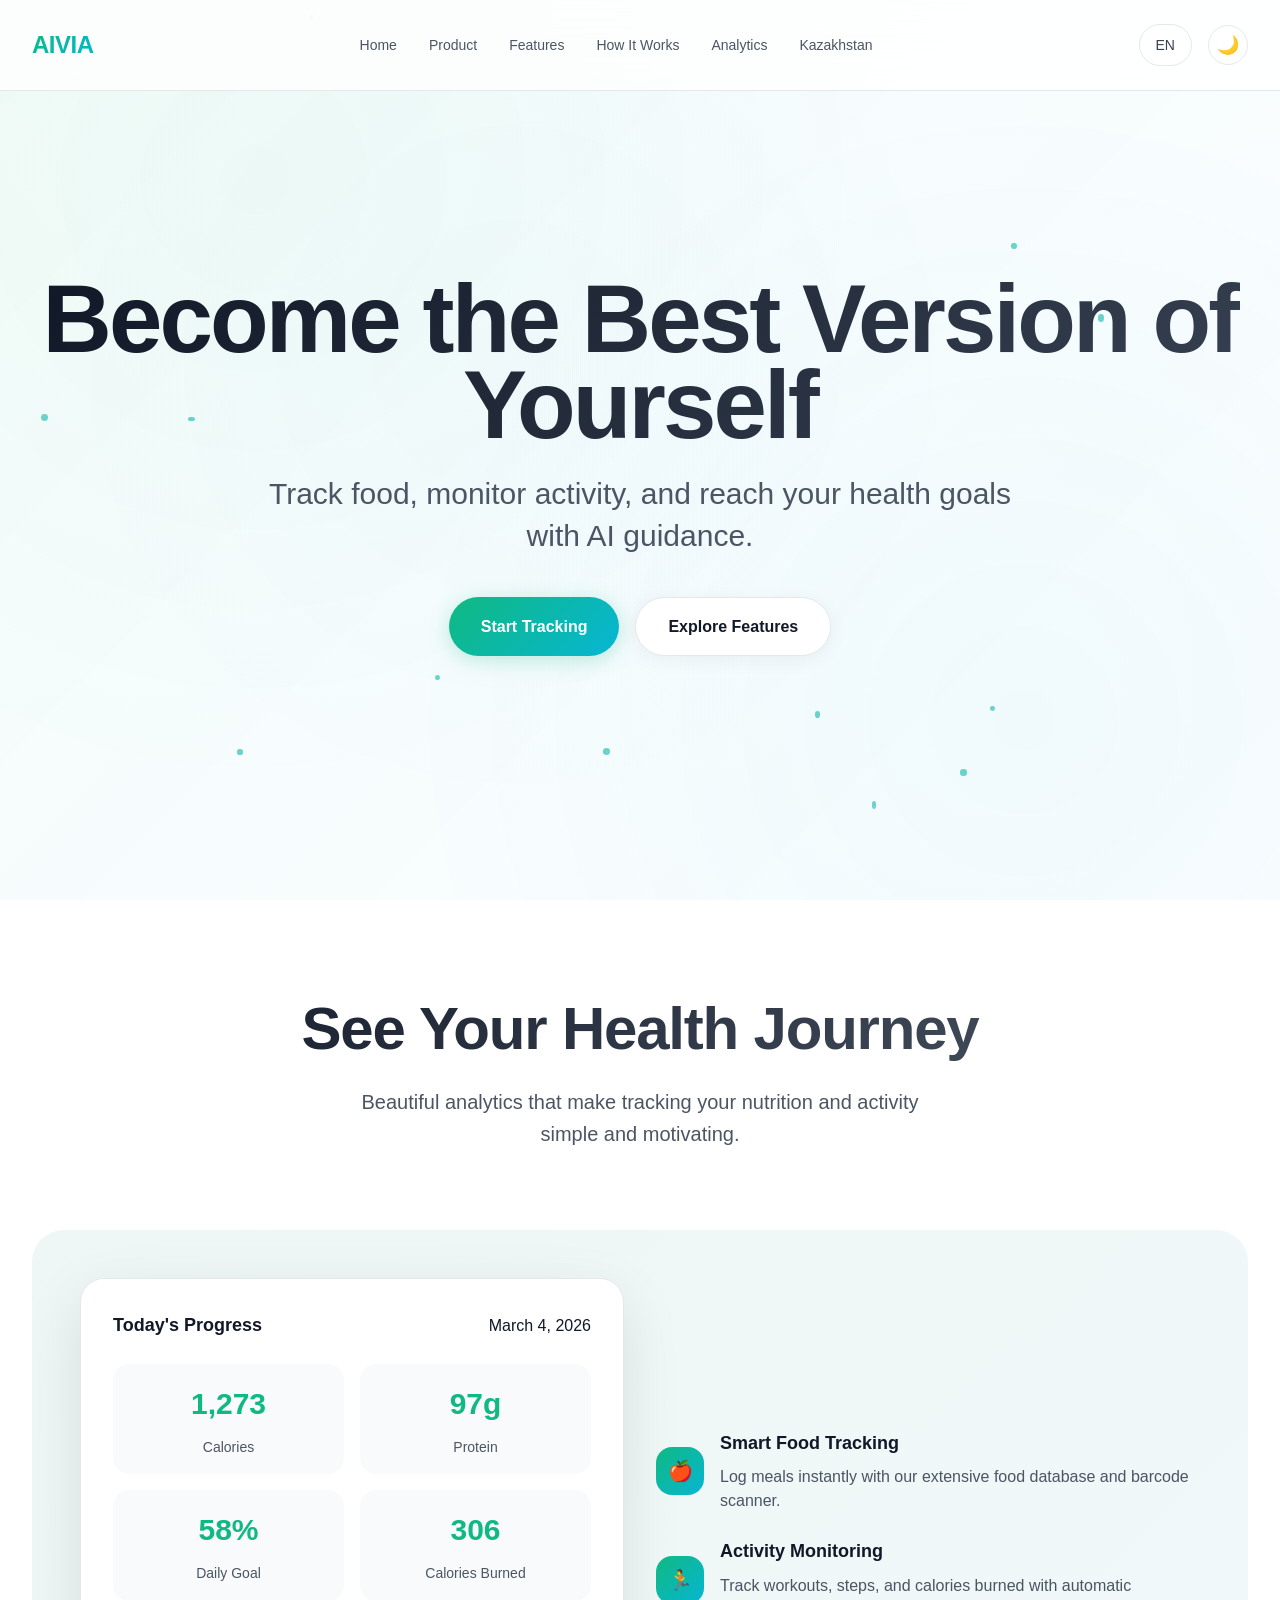
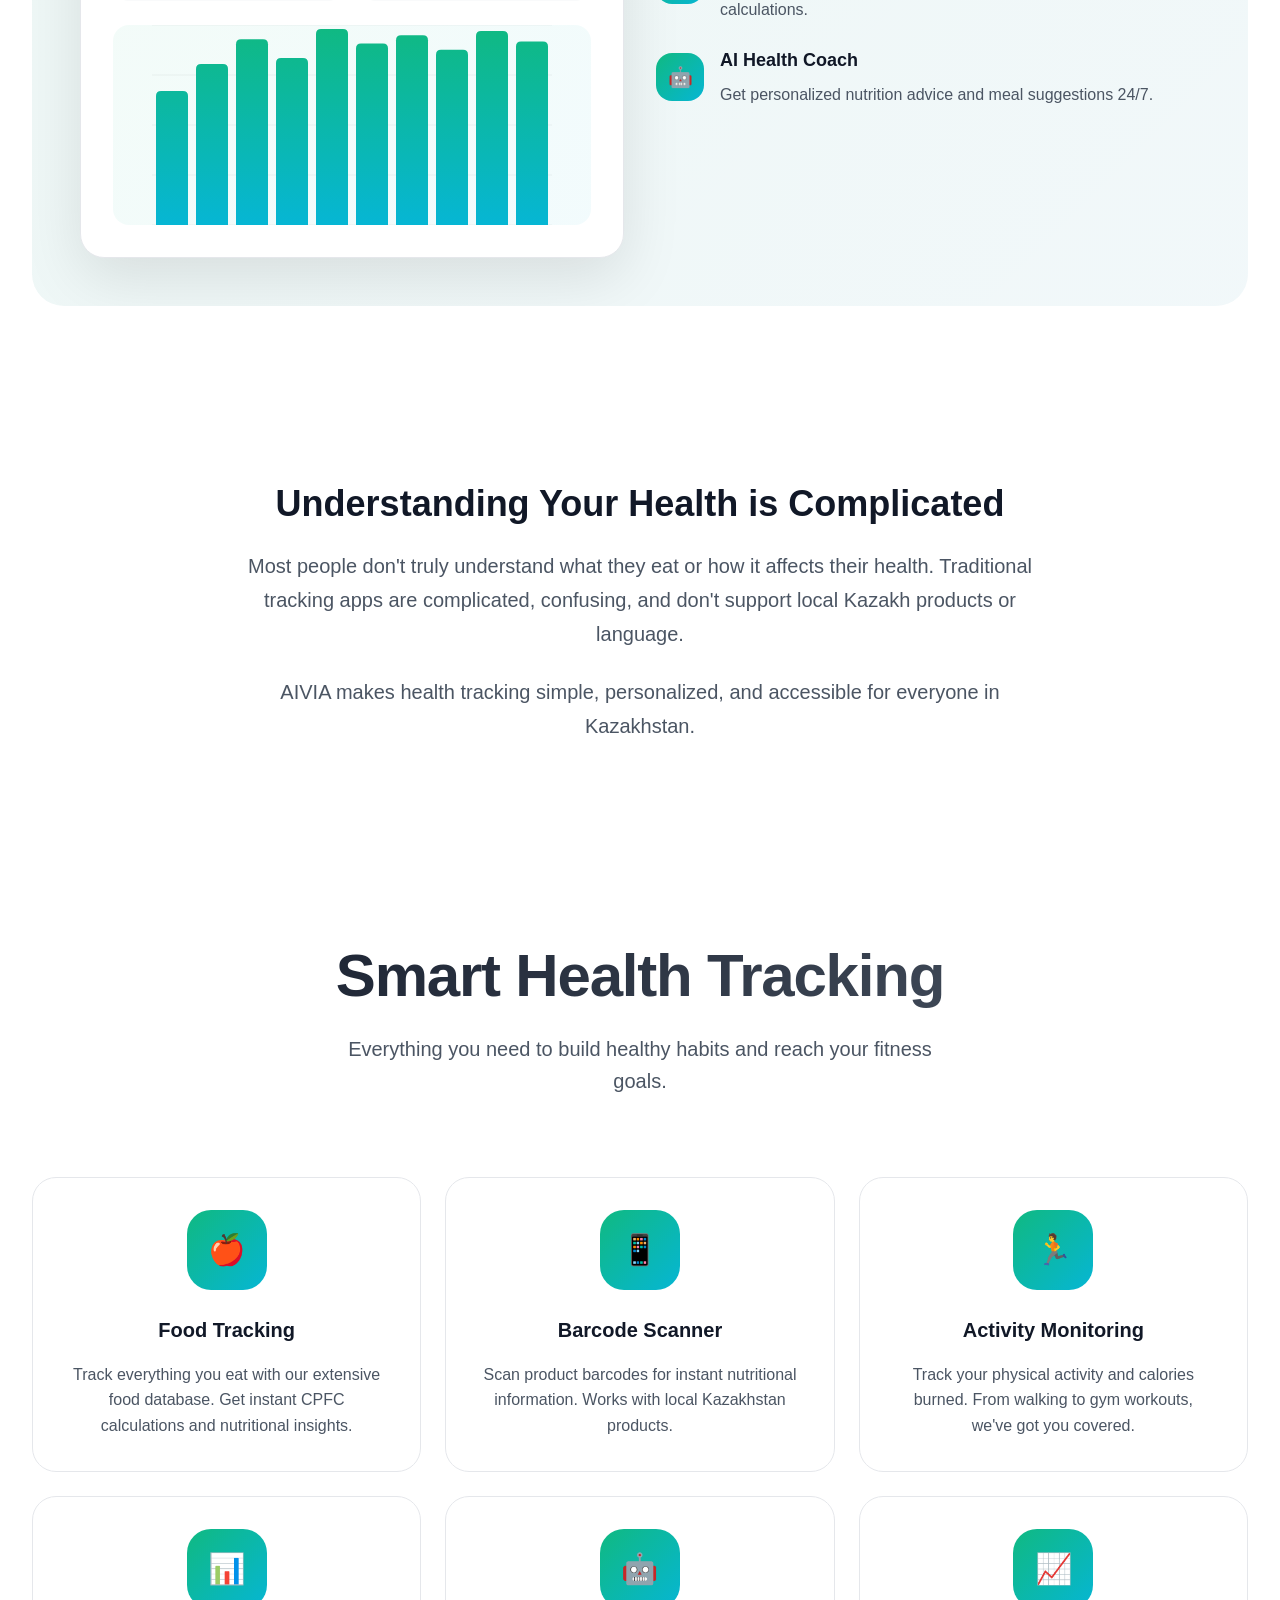
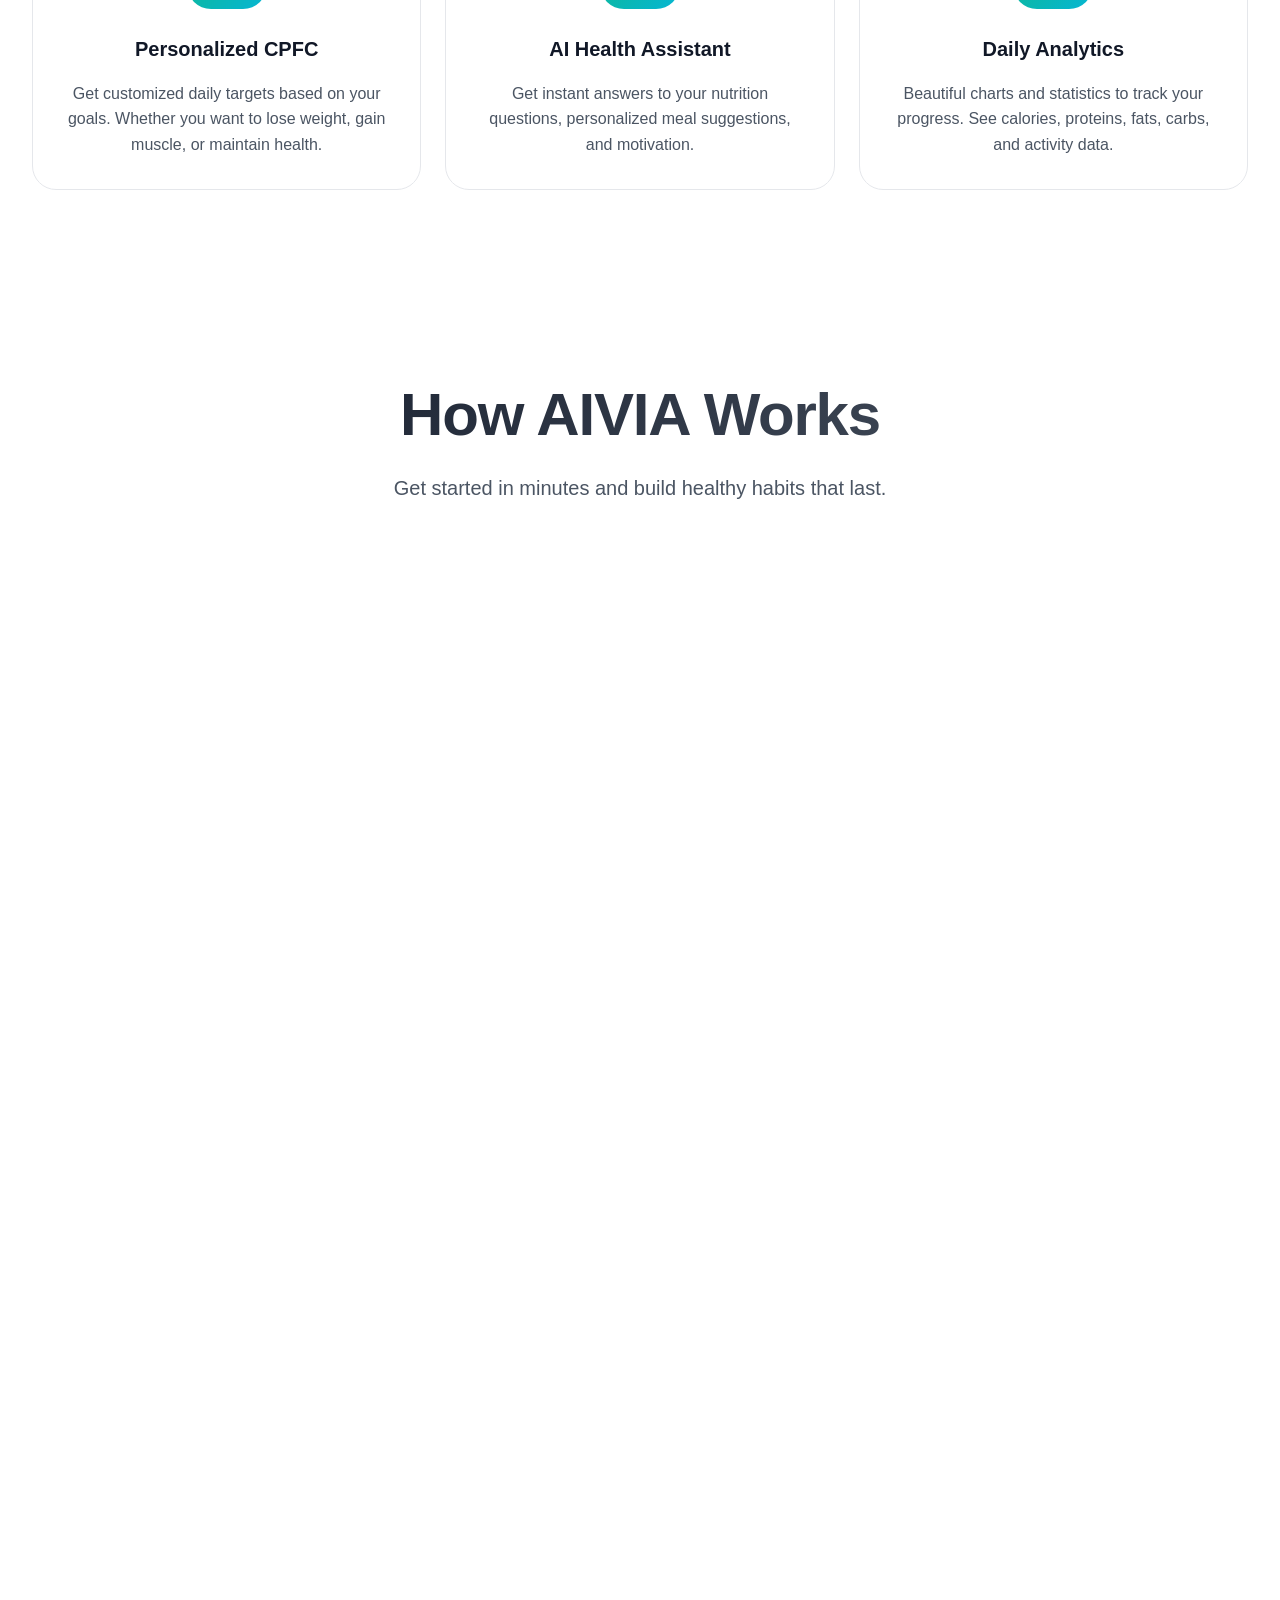
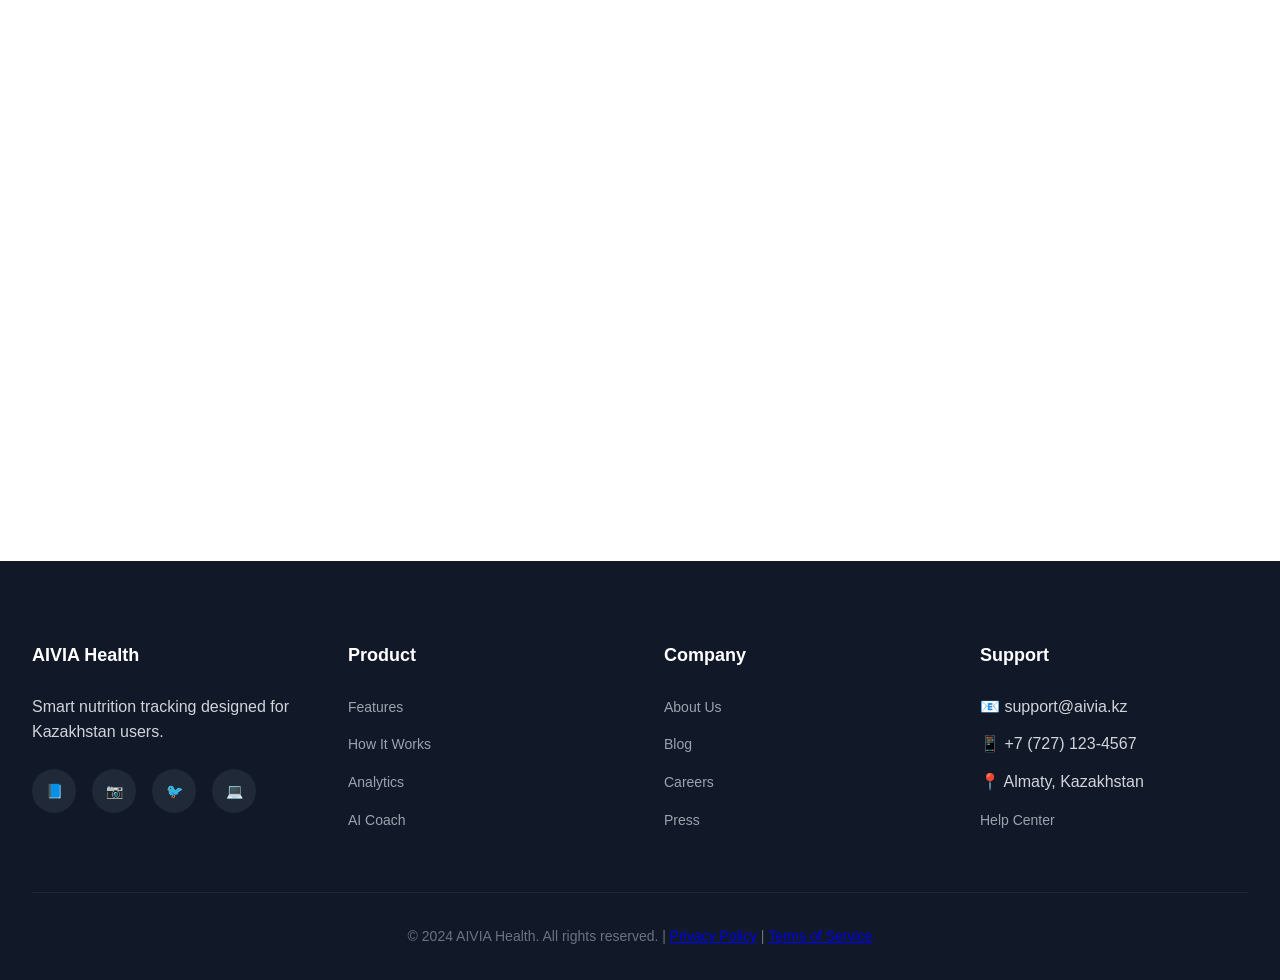
<file: index.html>
<!DOCTYPE html>
<html lang="en">
<head>
    <meta charset="UTF-8">
    <meta name="viewport" content="width=device-width, initial-scale=1.0">
    <title>AIVIA - Become the Best Version of Yourself | Health & Nutrition Tracking</title>
    <meta name="description" content="Track food, monitor activity, and reach your health goals with AI guidance. Personalized CPFC system designed for Kazakhstan users.">
    <meta name="keywords" content="health tracking, nutrition, food diary, activity monitor, AI health assistant, Kazakhstan, CPFC">
    <link rel="stylesheet" href="styles-premium.css">
    <link rel="preconnect" href="https://fonts.googleapis.com">
    <link rel="preconnect" href="https://fonts.gstatic.com" crossorigin>
</head>
<body>
    <!-- Navigation -->
    <nav>
        <div class="nav-container">
            <div class="logo">AIVIA</div>
            <div class="nav-menu">
                <a href="#home" class="nav-link">Home</a>
                <a href="#product" class="nav-link">Product</a>
                <a href="#features" class="nav-link">Features</a>
                <a href="#how-it-works" class="nav-link">How It Works</a>
                <a href="#analytics" class="nav-link">Analytics</a>
                <a href="#kazakh" class="nav-link">Kazakhstan</a>
            </div>
            <div class="nav-controls">
                <button class="lang-toggle" id="langToggle">EN</button>
                <button class="theme-toggle" id="themeToggle">🌙</button>
            </div>
        </div>
    </nav>

    <!-- Hero Section -->
    <section id="home" class="hero">
        <div class="hero-particles"></div>
        <div class="hero-content">
            <h1 data-translate="heroTitle">Become the Best Version of Yourself</h1>
            <p class="subtitle" data-translate="heroSubtitle">Track food, monitor activity, and reach your health goals with AI guidance.</p>
            <div class="hero-buttons">
                <a href="#how-it-works" class="cta-button" data-translate="startTracking">Start Tracking</a>
                <a href="#product" class="cta-button secondary" data-translate="exploreFeatures">Explore Features</a>
            </div>
        </div>
    </section>

    <!-- Product Preview Section -->
    <section id="product">
        <div class="section-header scroll-reveal">
            <h2 class="section-title">See Your Health Journey</h2>
            <p class="section-subtitle">Beautiful analytics that make tracking your nutrition and activity simple and motivating.</p>
        </div>
        <div class="product-preview scroll-reveal">
            <div class="dashboard-mockup">
                <div class="dashboard-preview">
                    <div class="dashboard-header">
                        <h3 class="dashboard-title">Today's Progress</h3>
                        <span class="dashboard-date">March 4, 2026</span>
                    </div>
                    <div class="dashboard-stats">
                        <div class="stat-card">
                            <div class="stat-value">1,850</div>
                            <div class="stat-label">Calories</div>
                        </div>
                        <div class="stat-card">
                            <div class="stat-value">142g</div>
                            <div class="stat-label">Protein</div>
                        </div>
                        <div class="stat-card">
                            <div class="stat-value">85%</div>
                            <div class="stat-label">Daily Goal</div>
                        </div>
                        <div class="stat-card">
                            <div class="stat-value">450</div>
                            <div class="stat-label">Calories Burned</div>
                        </div>
                    </div>
                    <div class="chart-container">
                        <p>📊 Weekly Progress Chart</p>
                    </div>
                </div>
                <div class="feature-showcase">
                    <div class="feature-highlight">
                        <div class="feature-icon">🍎️</div>
                        <div class="feature-content">
                            <h3>Smart Food Tracking</h3>
                            <p>Log meals instantly with our extensive food database and barcode scanner.</p>
                        </div>
                    </div>
                    <div class="feature-highlight">
                        <div class="feature-icon">🏃</div>
                        <div class="feature-content">
                            <h3>Activity Monitoring</h3>
                            <p>Track workouts, steps, and calories burned with automatic calculations.</p>
                        </div>
                    </div>
                    <div class="feature-highlight">
                        <div class="feature-icon">🤖</div>
                        <div class="feature-content">
                            <h3>AI Health Coach</h3>
                            <p>Get personalized nutrition advice and meal suggestions 24/7.</p>
                        </div>
                    </div>
                </div>
            </div>
        </div>
    </section>

    <!-- Problem Section -->
    <section id="problem" class="problem-section">
        <div class="problem-content scroll-reveal">
            <h3>Understanding Your Health is Complicated</h3>
            <p>Most people don't truly understand what they eat or how it affects their health. Traditional tracking apps are complicated, confusing, and don't support local Kazakh products or language.</p>
            <p>AIVIA makes health tracking simple, personalized, and accessible for everyone in Kazakhstan.</p>
        </div>
    </section>

    <!-- Solution Section -->
    <section id="features">
        <div class="section-header scroll-reveal">
            <h2 class="section-title">Smart Health Tracking</h2>
            <p class="section-subtitle">Everything you need to build healthy habits and reach your fitness goals.</p>
        </div>
        <div class="features-grid">
            <div class="feature-card scroll-reveal">
                <div class="feature-icon-large">🍎️</div>
                <h3>Food Tracking</h3>
                <p>Track everything you eat with our extensive food database. Get instant CPFC calculations and nutritional insights.</p>
            </div>
            <div class="feature-card scroll-reveal">
                <div class="feature-icon-large">📱</div>
                <h3>Barcode Scanner</h3>
                <p>Scan product barcodes for instant nutritional information. Works with local Kazakhstan products.</p>
            </div>
            <div class="feature-card scroll-reveal">
                <div class="feature-icon-large">🏃</div>
                <h3>Activity Monitoring</h3>
                <p>Track your physical activity and calories burned. From walking to gym workouts, we've got you covered.</p>
            </div>
            <div class="feature-card scroll-reveal">
                <div class="feature-icon-large">📊</div>
                <h3>Personalized CPFC</h3>
                <p>Get customized daily targets based on your goals. Whether you want to lose weight, gain muscle, or maintain health.</p>
            </div>
            <div class="feature-card scroll-reveal">
                <div class="feature-icon-large">🤖</div>
                <h3>AI Health Assistant</h3>
                <p>Get instant answers to your nutrition questions, personalized meal suggestions, and motivation.</p>
            </div>
            <div class="feature-card scroll-reveal">
                <div class="feature-icon-large">📈</div>
                <h3>Daily Analytics</h3>
                <p>Beautiful charts and statistics to track your progress. See calories, proteins, fats, carbs, and activity data.</p>
            </div>
        </div>
    </section>

    <!-- How It Works Section -->
    <section id="how-it-works">
        <div class="section-header scroll-reveal">
            <h2 class="section-title">How AIVIA Works</h2>
            <p class="section-subtitle">Get started in minutes and build healthy habits that last.</p>
        </div>
        <div class="steps-container">
            <div class="step-card scroll-reveal">
                <div class="step-number">1</div>
                <h3>Choose Your Goal</h3>
                <p>Select what you want to achieve: lose weight, gain muscle, or improve overall health.</p>
            </div>
            <div class="step-card scroll-reveal">
                <div class="step-number">2</div>
                <h3>Track Your Food</h3>
                <p>Log everything you eat using our smart search or barcode scanner for instant CPFC data.</p>
            </div>
            <div class="step-card scroll-reveal">
                <div class="step-number">3</div>
                <h3>Monitor Activity</h3>
                <p>Track your physical activities and automatically calculate calories burned.</p>
            </div>
            <div class="step-card scroll-reveal">
                <div class="step-number">4</div>
                <h3>Get AI Guidance</h3>
                <p>Receive personalized advice from our AI health assistant to reach your goals faster.</p>
            </div>
            <div class="step-card scroll-reveal">
                <div class="step-number">5</div>
                <h3>Improve Your Health</h3>
                <p>Watch your progress with beautiful analytics and build healthy habits for life.</p>
            </div>
        </div>
    </section>

    <!-- Analytics Section -->
    <section id="analytics">
        <div class="section-header scroll-reveal">
            <h2 class="section-title">Visual Analytics Dashboard</h2>
            <p class="section-subtitle">Track your progress with beautiful, easy-to-understand charts and statistics.</p>
        </div>
        <div class="analytics-section scroll-reveal">
            <div class="analytics-grid">
                <div class="analytics-card">
                    <div class="analytics-value">12.5k</div>
                    <div class="analytics-label">Active Users</div>
                </div>
                <div class="analytics-card">
                    <div class="analytics-value">2.3M</div>
                    <div class="analytics-label">Foods Tracked</div>
                </div>
                <div class="analytics-card">
                    <div class="analytics-value">89%</div>
                    <div class="analytics-label">Goal Achievement</div>
                </div>
                <div class="analytics-card">
                    <div class="analytics-value">4.8</div>
                    <div class="analytics-label">User Rating</div>
                </div>
            </div>
        </div>
    </section>

    <!-- AI Coach Section -->
    <section id="ai-coach" class="ai-coach-section scroll-reveal">
        <div class="section-header">
            <h2 class="section-title">Your Personal AI Health Assistant</h2>
            <p class="section-subtitle">Available 24/7 to help you make better nutrition decisions.</p>
        </div>
        <div class="ai-avatar floating">🤖</div>
        <h3>Smart Nutrition Guidance</h3>
        <p>Get instant answers to your nutrition questions, personalized meal suggestions, and motivation to stay on track with your health goals.</p>
        <div class="chat-preview">
            <div class="chat-message">What should I eat today to reach my protein goal?</div>
        </div>
    </section>

    <!-- Kazakhstan Section -->
    <section id="kazakh" class="kazakh-section scroll-reveal">
        <div class="section-header">
            <h2 class="section-title">Made for Kazakhstan</h2>
            <p class="section-subtitle">The only health app that truly understands local needs.</p>
        </div>
        <div class="flag-icon">🇰🇿</div>
        <div class="kazakh-features">
            <div class="kazakh-feature">
                <h4>🇰🇿 Full Kazakh Language Support</h4>
                <p>Complete localization in Kazakh language with culturally appropriate nutrition guidance.</p>
            </div>
            <div class="kazakh-feature">
                <h4>🛒 Local Product Database</h4>
                <p>Includes popular Kazakhstan brands and traditional foods you won't find in other apps.</p>
            </div>
            <div class="kazakh-feature">
                <h4>🎯 Cultural Understanding</h4>
                <p>Designed specifically for Kazakhstani lifestyle, eating habits, and local cuisine preferences.</p>
            </div>
        </div>
    </section>

    <!-- Call to Action -->
    <section class="cta-section scroll-reveal">
        <h2>Start Building Your Healthiest Life Today</h2>
        <p>Join thousands of users who are already building better habits with AIVIA's smart health tracking.</p>
        <div class="hero-buttons">
            <a href="#how-it-works" class="cta-button">Get Started Free</a>
            <a href="#kazakh" class="cta-button secondary">Learn More</a>
        </div>
    </section>

    <!-- Footer -->
    <footer>
        <div class="footer-content">
            <div class="footer-section">
                <h3>AIVIA Health</h3>
                <p>Smart nutrition tracking designed for Kazakhstan users.</p>
                <div class="social-links">
                    <a href="#" class="social-link">📘</a>
                    <a href="#" class="social-link">📷</a>
                    <a href="#" class="social-link">🐦</a>
                    <a href="https://github.com/aivia-health" class="social-link">💻</a>
                </div>
            </div>
            <div class="footer-section">
                <h3>Product</h3>
                <ul>
                    <li><a href="#features">Features</a></li>
                    <li><a href="#how-it-works">How It Works</a></li>
                    <li><a href="#analytics">Analytics</a></li>
                    <li><a href="#ai-coach">AI Coach</a></li>
                </ul>
            </div>
            <div class="footer-section">
                <h3>Company</h3>
                <ul>
                    <li><a href="#">About Us</a></li>
                    <li><a href="#">Blog</a></li>
                    <li><a href="#">Careers</a></li>
                    <li><a href="#">Press</a></li>
                </ul>
            </div>
            <div class="footer-section">
                <h3>Support</h3>
                <ul>
                    <li>📧 support@aivia.kz</li>
                    <li>📱 +7 (727) 123-4567</li>
                    <li>📍 Almaty, Kazakhstan</li>
                    <li><a href="#">Help Center</a></li>
                </ul>
            </div>
        </div>
        <div class="footer-bottom">
            <p>&copy; 2024 AIVIA Health. All rights reserved. | <a href="#">Privacy Policy</a> | <a href="#">Terms of Service</a></p>
        </div>
    </footer>

    <script src="script-premium.js"></script>
</body>
</html>
</file>
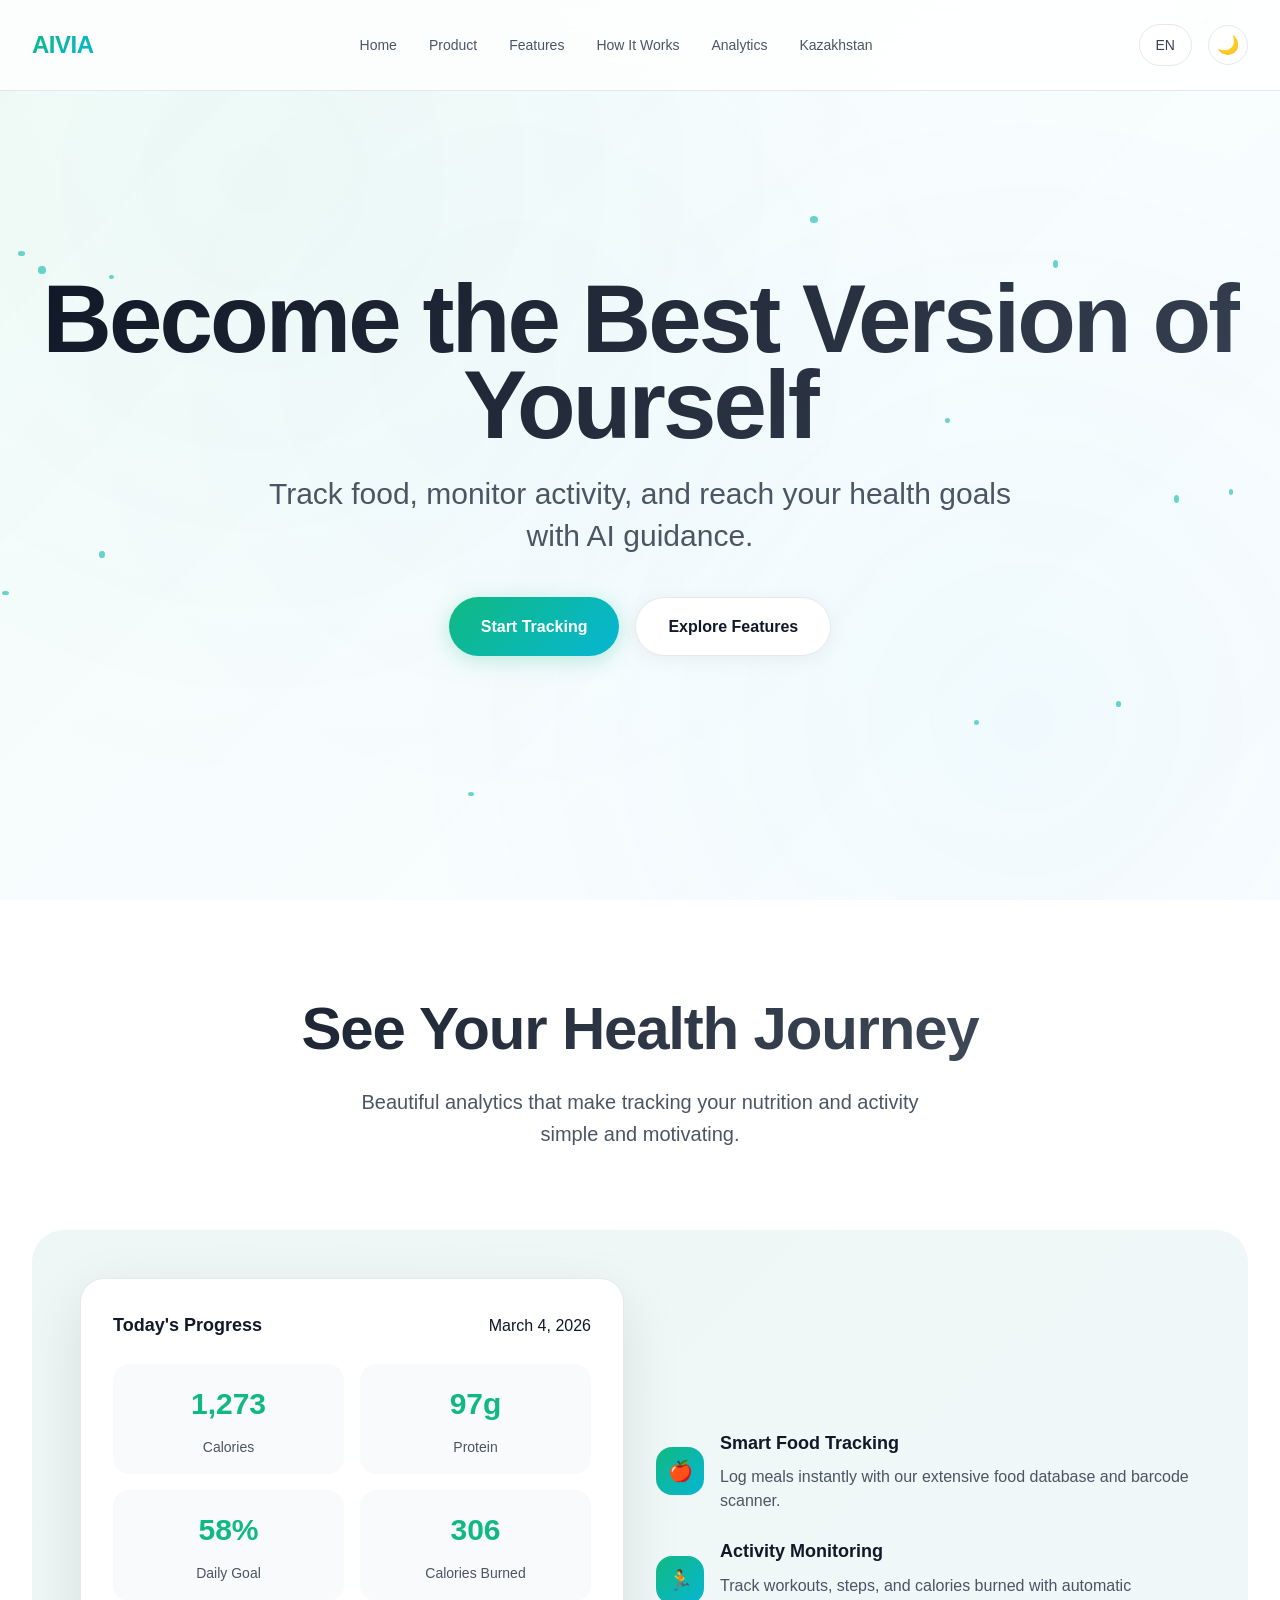
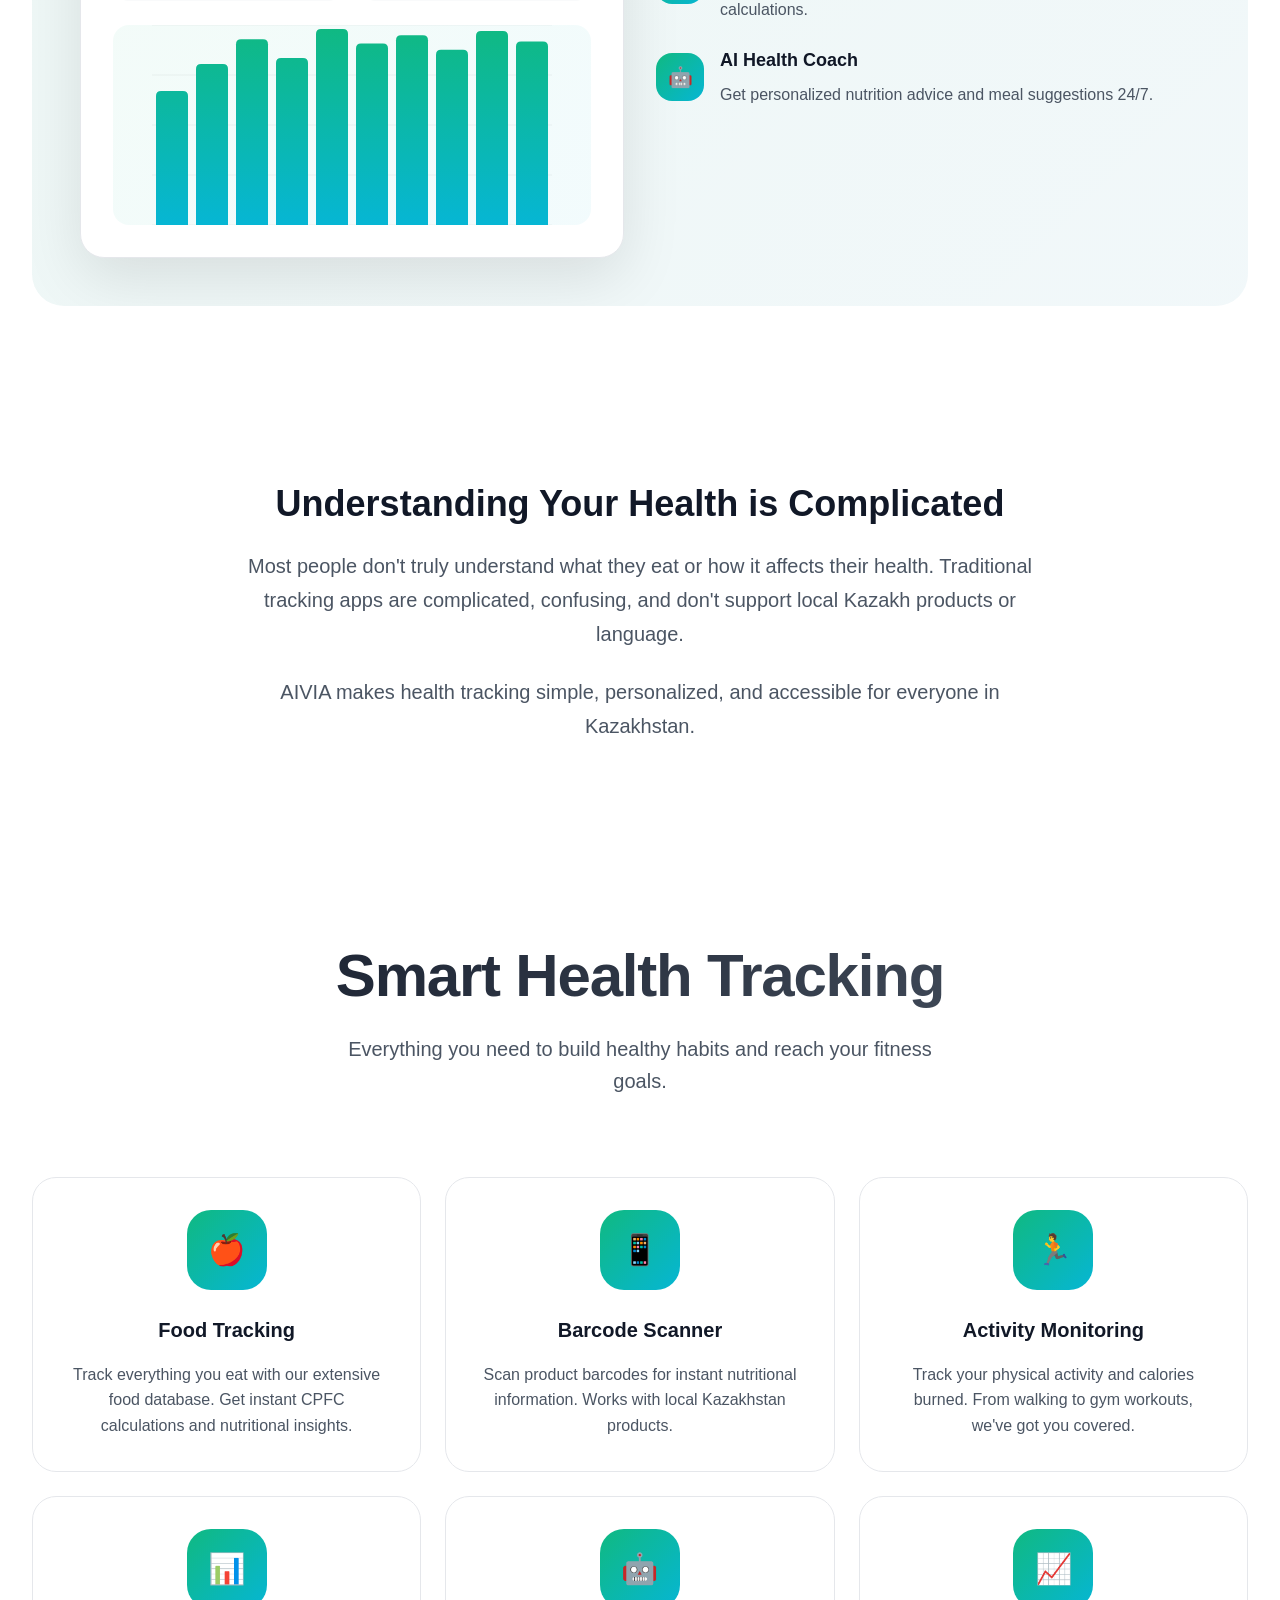
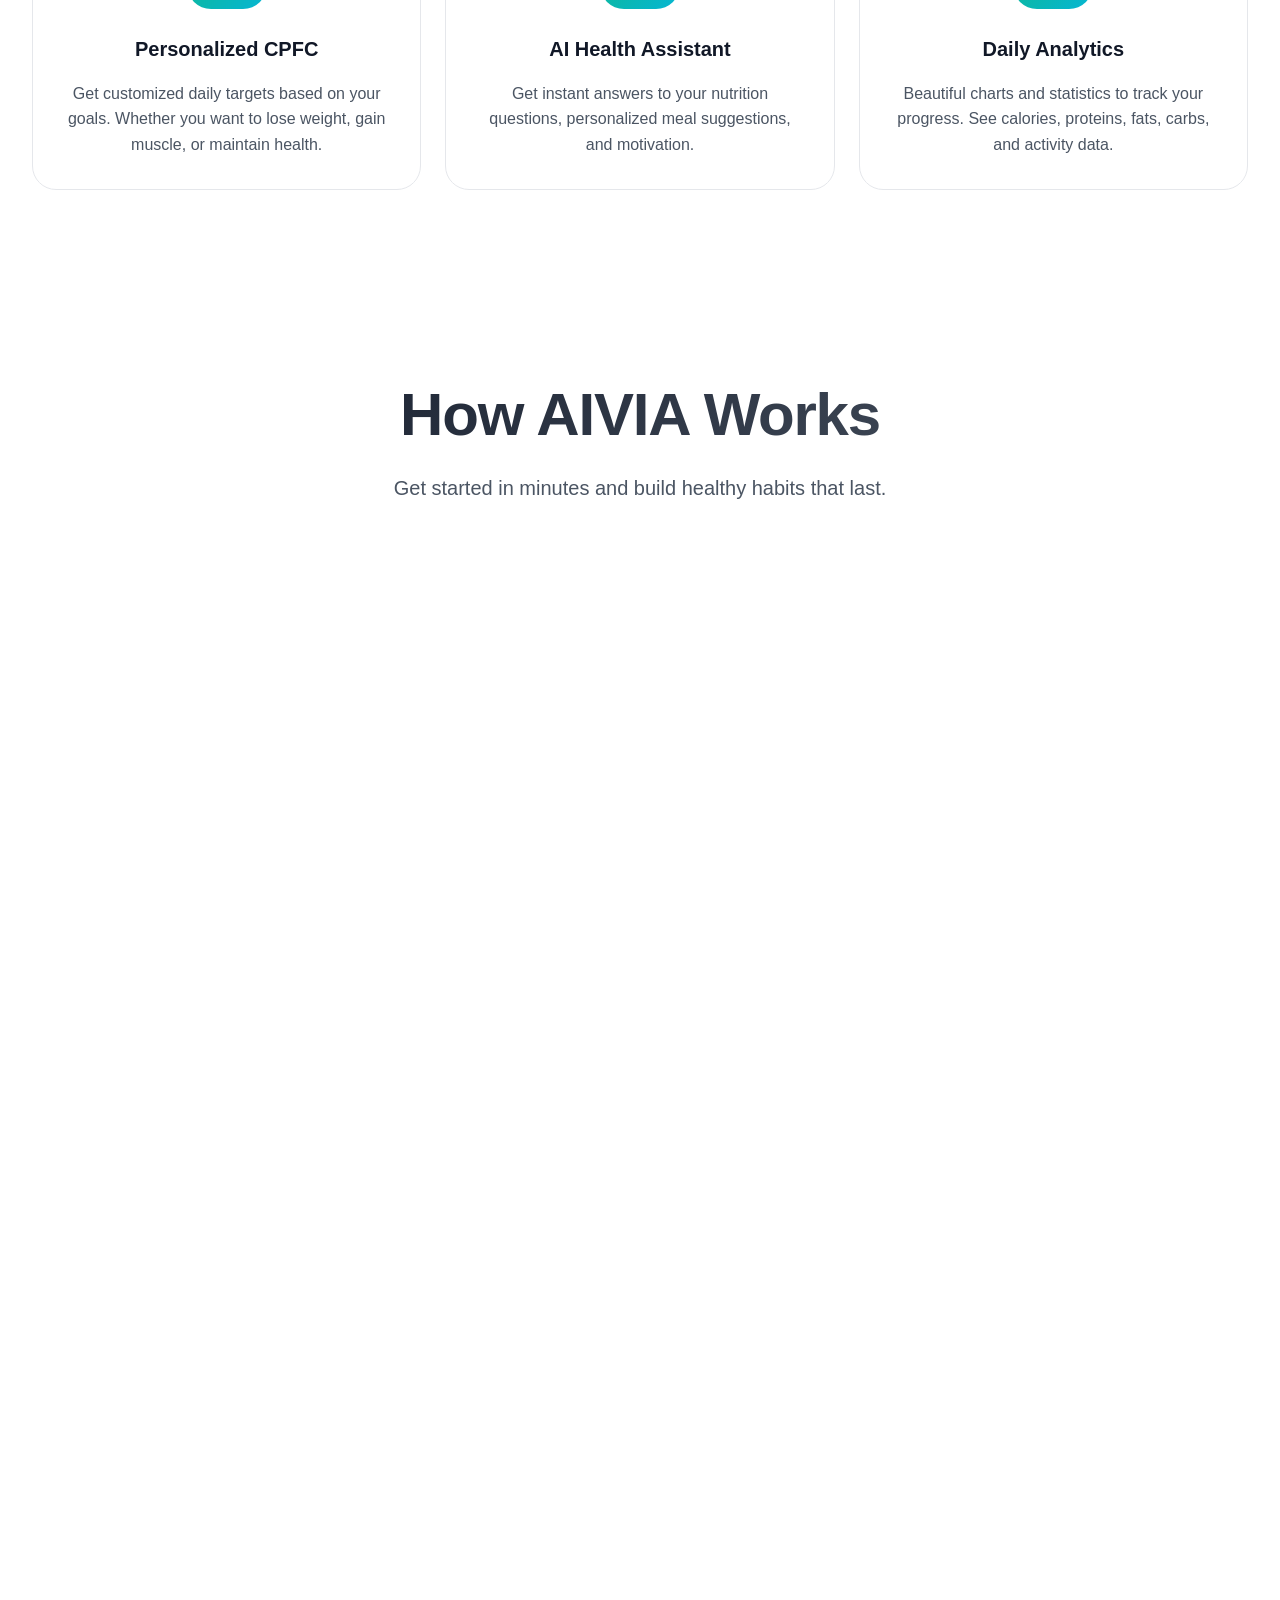
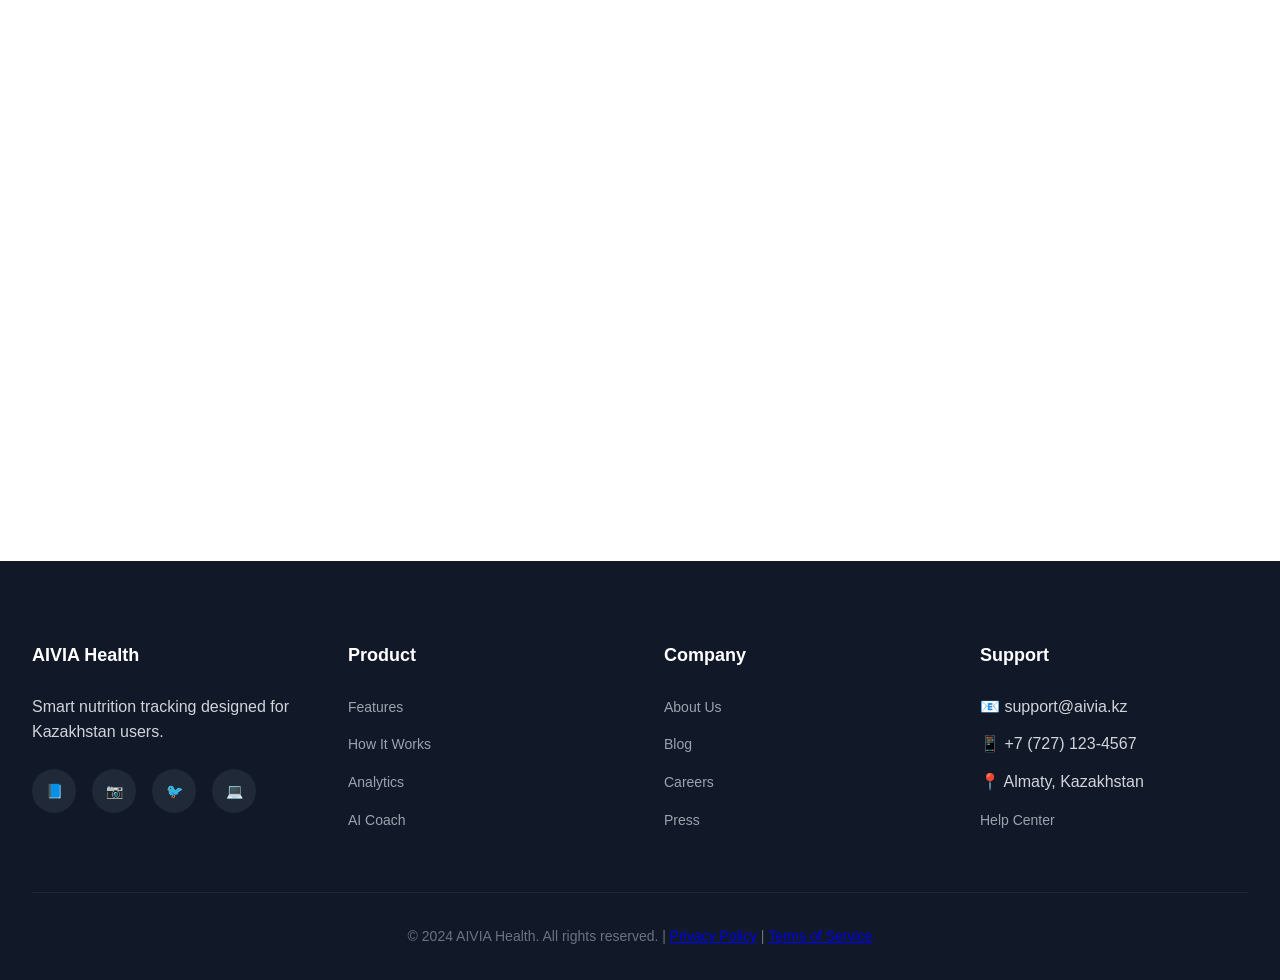
<file: AIVIA.html>
<!DOCTYPE html>
<html lang="en">
<head>
    <meta charset="UTF-8">
    <meta name="viewport" content="width=device-width, initial-scale=1.0">
    <title>AIVIA - Become the Best Version of Yourself | Health & Nutrition Tracking</title>
    <meta name="description" content="Track food, monitor activity, and reach your health goals with AI guidance. Personalized CPFC system designed for Kazakhstan users.">
    <meta name="keywords" content="health tracking, nutrition, food diary, activity monitor, AI health assistant, Kazakhstan, CPFC">
    <link rel="stylesheet" href="styles-premium.css">
    <link rel="preconnect" href="https://fonts.googleapis.com">
    <link rel="preconnect" href="https://fonts.gstatic.com" crossorigin>
</head>
<body>
    <!-- Navigation -->
    <nav>
        <div class="nav-container">
            <div class="logo">AIVIA</div>
            <div class="nav-menu">
                <a href="#home" class="nav-link">Home</a>
                <a href="#product" class="nav-link">Product</a>
                <a href="#features" class="nav-link">Features</a>
                <a href="#how-it-works" class="nav-link">How It Works</a>
                <a href="#analytics" class="nav-link">Analytics</a>
                <a href="#kazakh" class="nav-link">Kazakhstan</a>
            </div>
            <div class="nav-controls">
                <button class="lang-toggle" id="langToggle">EN</button>
                <button class="theme-toggle" id="themeToggle">🌙</button>
            </div>
        </div>
    </nav>

    <!-- Hero Section -->
    <section id="home" class="hero">
        <div class="hero-particles"></div>
        <div class="hero-content">
            <h1 data-translate="heroTitle">Become the Best Version of Yourself</h1>
            <p class="subtitle" data-translate="heroSubtitle">Track food, monitor activity, and reach your health goals with AI guidance.</p>
            <div class="hero-buttons">
                <a href="#how-it-works" class="cta-button" data-translate="startTracking">Start Tracking</a>
                <a href="#product" class="cta-button secondary" data-translate="exploreFeatures">Explore Features</a>
            </div>
        </div>
    </section>

    <!-- Product Preview Section -->
    <section id="product">
        <div class="section-header scroll-reveal">
            <h2 class="section-title">See Your Health Journey</h2>
            <p class="section-subtitle">Beautiful analytics that make tracking your nutrition and activity simple and motivating.</p>
        </div>
        <div class="product-preview scroll-reveal">
            <div class="dashboard-mockup">
                <div class="dashboard-preview">
                    <div class="dashboard-header">
                        <h3 class="dashboard-title">Today's Progress</h3>
                        <span class="dashboard-date">March 4, 2026</span>
                    </div>
                    <div class="dashboard-stats">
                        <div class="stat-card">
                            <div class="stat-value">1,850</div>
                            <div class="stat-label">Calories</div>
                        </div>
                        <div class="stat-card">
                            <div class="stat-value">142g</div>
                            <div class="stat-label">Protein</div>
                        </div>
                        <div class="stat-card">
                            <div class="stat-value">85%</div>
                            <div class="stat-label">Daily Goal</div>
                        </div>
                        <div class="stat-card">
                            <div class="stat-value">450</div>
                            <div class="stat-label">Calories Burned</div>
                        </div>
                    </div>
                    <div class="chart-container">
                        <p>📊 Weekly Progress Chart</p>
                    </div>
                </div>
                <div class="feature-showcase">
                    <div class="feature-highlight">
                        <div class="feature-icon">🍎️</div>
                        <div class="feature-content">
                            <h3>Smart Food Tracking</h3>
                            <p>Log meals instantly with our extensive food database and barcode scanner.</p>
                        </div>
                    </div>
                    <div class="feature-highlight">
                        <div class="feature-icon">🏃</div>
                        <div class="feature-content">
                            <h3>Activity Monitoring</h3>
                            <p>Track workouts, steps, and calories burned with automatic calculations.</p>
                        </div>
                    </div>
                    <div class="feature-highlight">
                        <div class="feature-icon">🤖</div>
                        <div class="feature-content">
                            <h3>AI Health Coach</h3>
                            <p>Get personalized nutrition advice and meal suggestions 24/7.</p>
                        </div>
                    </div>
                </div>
            </div>
        </div>
    </section>

    <!-- Problem Section -->
    <section id="problem" class="problem-section">
        <div class="problem-content scroll-reveal">
            <h3>Understanding Your Health is Complicated</h3>
            <p>Most people don't truly understand what they eat or how it affects their health. Traditional tracking apps are complicated, confusing, and don't support local Kazakh products or language.</p>
            <p>AIVIA makes health tracking simple, personalized, and accessible for everyone in Kazakhstan.</p>
        </div>
    </section>

    <!-- Solution Section -->
    <section id="features">
        <div class="section-header scroll-reveal">
            <h2 class="section-title">Smart Health Tracking</h2>
            <p class="section-subtitle">Everything you need to build healthy habits and reach your fitness goals.</p>
        </div>
        <div class="features-grid">
            <div class="feature-card scroll-reveal">
                <div class="feature-icon-large">🍎️</div>
                <h3>Food Tracking</h3>
                <p>Track everything you eat with our extensive food database. Get instant CPFC calculations and nutritional insights.</p>
            </div>
            <div class="feature-card scroll-reveal">
                <div class="feature-icon-large">📱</div>
                <h3>Barcode Scanner</h3>
                <p>Scan product barcodes for instant nutritional information. Works with local Kazakhstan products.</p>
            </div>
            <div class="feature-card scroll-reveal">
                <div class="feature-icon-large">🏃</div>
                <h3>Activity Monitoring</h3>
                <p>Track your physical activity and calories burned. From walking to gym workouts, we've got you covered.</p>
            </div>
            <div class="feature-card scroll-reveal">
                <div class="feature-icon-large">📊</div>
                <h3>Personalized CPFC</h3>
                <p>Get customized daily targets based on your goals. Whether you want to lose weight, gain muscle, or maintain health.</p>
            </div>
            <div class="feature-card scroll-reveal">
                <div class="feature-icon-large">🤖</div>
                <h3>AI Health Assistant</h3>
                <p>Get instant answers to your nutrition questions, personalized meal suggestions, and motivation.</p>
            </div>
            <div class="feature-card scroll-reveal">
                <div class="feature-icon-large">📈</div>
                <h3>Daily Analytics</h3>
                <p>Beautiful charts and statistics to track your progress. See calories, proteins, fats, carbs, and activity data.</p>
            </div>
        </div>
    </section>

    <!-- How It Works Section -->
    <section id="how-it-works">
        <div class="section-header scroll-reveal">
            <h2 class="section-title">How AIVIA Works</h2>
            <p class="section-subtitle">Get started in minutes and build healthy habits that last.</p>
        </div>
        <div class="steps-container">
            <div class="step-card scroll-reveal">
                <div class="step-number">1</div>
                <h3>Choose Your Goal</h3>
                <p>Select what you want to achieve: lose weight, gain muscle, or improve overall health.</p>
            </div>
            <div class="step-card scroll-reveal">
                <div class="step-number">2</div>
                <h3>Track Your Food</h3>
                <p>Log everything you eat using our smart search or barcode scanner for instant CPFC data.</p>
            </div>
            <div class="step-card scroll-reveal">
                <div class="step-number">3</div>
                <h3>Monitor Activity</h3>
                <p>Track your physical activities and automatically calculate calories burned.</p>
            </div>
            <div class="step-card scroll-reveal">
                <div class="step-number">4</div>
                <h3>Get AI Guidance</h3>
                <p>Receive personalized advice from our AI health assistant to reach your goals faster.</p>
            </div>
            <div class="step-card scroll-reveal">
                <div class="step-number">5</div>
                <h3>Improve Your Health</h3>
                <p>Watch your progress with beautiful analytics and build healthy habits for life.</p>
            </div>
        </div>
    </section>

    <!-- Analytics Section -->
    <section id="analytics">
        <div class="section-header scroll-reveal">
            <h2 class="section-title">Visual Analytics Dashboard</h2>
            <p class="section-subtitle">Track your progress with beautiful, easy-to-understand charts and statistics.</p>
        </div>
        <div class="analytics-section scroll-reveal">
            <div class="analytics-grid">
                <div class="analytics-card">
                    <div class="analytics-value">12.5k</div>
                    <div class="analytics-label">Active Users</div>
                </div>
                <div class="analytics-card">
                    <div class="analytics-value">2.3M</div>
                    <div class="analytics-label">Foods Tracked</div>
                </div>
                <div class="analytics-card">
                    <div class="analytics-value">89%</div>
                    <div class="analytics-label">Goal Achievement</div>
                </div>
                <div class="analytics-card">
                    <div class="analytics-value">4.8</div>
                    <div class="analytics-label">User Rating</div>
                </div>
            </div>
        </div>
    </section>

    <!-- AI Coach Section -->
    <section id="ai-coach" class="ai-coach-section scroll-reveal">
        <div class="section-header">
            <h2 class="section-title">Your Personal AI Health Assistant</h2>
            <p class="section-subtitle">Available 24/7 to help you make better nutrition decisions.</p>
        </div>
        <div class="ai-avatar floating">🤖</div>
        <h3>Smart Nutrition Guidance</h3>
        <p>Get instant answers to your nutrition questions, personalized meal suggestions, and motivation to stay on track with your health goals.</p>
        <div class="chat-preview">
            <div class="chat-message">What should I eat today to reach my protein goal?</div>
        </div>
    </section>

    <!-- Kazakhstan Section -->
    <section id="kazakh" class="kazakh-section scroll-reveal">
        <div class="section-header">
            <h2 class="section-title">Made for Kazakhstan</h2>
            <p class="section-subtitle">The only health app that truly understands local needs.</p>
        </div>
        <div class="flag-icon">🇰🇿</div>
        <div class="kazakh-features">
            <div class="kazakh-feature">
                <h4>🇰🇿 Full Kazakh Language Support</h4>
                <p>Complete localization in Kazakh language with culturally appropriate nutrition guidance.</p>
            </div>
            <div class="kazakh-feature">
                <h4>🛒 Local Product Database</h4>
                <p>Includes popular Kazakhstan brands and traditional foods you won't find in other apps.</p>
            </div>
            <div class="kazakh-feature">
                <h4>🎯 Cultural Understanding</h4>
                <p>Designed specifically for Kazakhstani lifestyle, eating habits, and local cuisine preferences.</p>
            </div>
        </div>
    </section>

    <!-- Call to Action -->
    <section class="cta-section scroll-reveal">
        <h2>Start Building Your Healthiest Life Today</h2>
        <p>Join thousands of users who are already building better habits with AIVIA's smart health tracking.</p>
        <div class="hero-buttons">
            <a href="#how-it-works" class="cta-button">Get Started Free</a>
            <a href="#kazakh" class="cta-button secondary">Learn More</a>
        </div>
    </section>

    <!-- Footer -->
    <footer>
        <div class="footer-content">
            <div class="footer-section">
                <h3>AIVIA Health</h3>
                <p>Smart nutrition tracking designed for Kazakhstan users.</p>
                <div class="social-links">
                    <a href="#" class="social-link">📘</a>
                    <a href="#" class="social-link">📷</a>
                    <a href="#" class="social-link">🐦</a>
                    <a href="https://github.com/aivia-health" class="social-link">💻</a>
                </div>
            </div>
            <div class="footer-section">
                <h3>Product</h3>
                <ul>
                    <li><a href="#features">Features</a></li>
                    <li><a href="#how-it-works">How It Works</a></li>
                    <li><a href="#analytics">Analytics</a></li>
                    <li><a href="#ai-coach">AI Coach</a></li>
                </ul>
            </div>
            <div class="footer-section">
                <h3>Company</h3>
                <ul>
                    <li><a href="#">About Us</a></li>
                    <li><a href="#">Blog</a></li>
                    <li><a href="#">Careers</a></li>
                    <li><a href="#">Press</a></li>
                </ul>
            </div>
            <div class="footer-section">
                <h3>Support</h3>
                <ul>
                    <li>📧 support@aivia.kz</li>
                    <li>📱 +7 (727) 123-4567</li>
                    <li>📍 Almaty, Kazakhstan</li>
                    <li><a href="#">Help Center</a></li>
                </ul>
            </div>
        </div>
        <div class="footer-bottom">
            <p>&copy; 2024 AIVIA Health. All rights reserved. | <a href="#">Privacy Policy</a> | <a href="#">Terms of Service</a></p>
        </div>
    </footer>

    <script src="script-premium.js"></script>
</body>
</html>
</file>
<file: styles-premium.css>
/* AIVIA - Premium Health-Tech Startup Landing Page */
/* Modern design inspired by Apple, Stripe, Notion */

* {
    margin: 0;
    padding: 0;
    box-sizing: border-box;
}

:root {
    /* Health-tech color palette */
    --primary-emerald: #10b981;
    --primary-emerald-light: #34d399;
    --primary-emerald-dark: #059669;
    --secondary-turquoise: #06b6d4;
    --secondary-turquoise-light: #22d3ee;
    --accent-blue: #3b82f6;
    --accent-blue-light: #60a5fa;
    --accent-indigo: #6366f1;
    
    /* Neutral colors */
    --white: #ffffff;
    --gray-50: #f9fafb;
    --gray-100: #f3f4f6;
    --gray-200: #e5e7eb;
    --gray-300: #d1d5db;
    --gray-400: #9ca3af;
    --gray-500: #6b7280;
    --gray-600: #4b5563;
    --gray-700: #374151;
    --gray-800: #1f2937;
    --gray-900: #111827;
    
    /* Glassmorphism */
    --glass-bg: rgba(255, 255, 255, 0.7);
    --glass-border: rgba(255, 255, 255, 0.2);
    --glass-shadow: rgba(0, 0, 0, 0.1);
    
    /* Typography scale */
    --text-xs: 0.75rem;
    --text-sm: 0.875rem;
    --text-base: 1rem;
    --text-lg: 1.125rem;
    --text-xl: 1.25rem;
    --text-2xl: 1.5rem;
    --text-3xl: 1.875rem;
    --text-4xl: 2.25rem;
    --text-5xl: 3rem;
    --text-6xl: 3.75rem;
    --text-7xl: 4.5rem;
    --text-8xl: 6rem;
    
    /* Spacing scale */
    --space-1: 0.25rem;
    --space-2: 0.5rem;
    --space-3: 0.75rem;
    --space-4: 1rem;
    --space-5: 1.25rem;
    --space-6: 1.5rem;
    --space-8: 2rem;
    --space-10: 2.5rem;
    --space-12: 3rem;
    --space-16: 4rem;
    --space-20: 5rem;
    --space-24: 6rem;
    --space-32: 8rem;
    
    /* Border radius */
    --radius-sm: 0.375rem;
    --radius-md: 0.5rem;
    --radius-lg: 0.75rem;
    --radius-xl: 1rem;
    --radius-2xl: 1.5rem;
    --radius-3xl: 2rem;
    --radius-full: 9999px;
}

/* Typography */
@import url('https://fonts.googleapis.com/css2?family=Inter:wght@100;200;300;400;500;600;700;800;900&display=swap');

html {
    scroll-behavior: smooth;
}

body {
    font-family: 'Inter', -apple-system, BlinkMacSystemFont, 'Segoe UI', sans-serif;
    line-height: 1.6;
    color: var(--gray-900);
    background: var(--white);
    overflow-x: hidden;
    font-feature-settings: 'cv02', 'cv03', 'cv04', 'cv11';
}

/* Gradient backgrounds */
body::before {
    content: '';
    position: fixed;
    top: 0;
    left: 0;
    right: 0;
    bottom: 0;
    background: 
        radial-gradient(circle at 20% 20%, rgba(16, 185, 129, 0.03) 0%, transparent 50%),
        radial-gradient(circle at 80% 80%, rgba(6, 182, 212, 0.04) 0%, transparent 50%),
        radial-gradient(circle at 40% 40%, rgba(59, 130, 246, 0.02) 0%, transparent 50%);
    pointer-events: none;
    z-index: -1;
}

/* Navigation */
nav {
    position: fixed;
    top: 0;
    left: 0;
    right: 0;
    z-index: 1000;
    padding: var(--space-6) var(--space-8);
    backdrop-filter: blur(20px);
    background: rgba(255, 255, 255, 0.8);
    border-bottom: 1px solid var(--gray-200);
    transition: all 0.3s ease;
}

.nav-container {
    max-width: 1400px;
    margin: 0 auto;
    display: flex;
    justify-content: space-between;
    align-items: center;
}

.logo {
    font-size: var(--text-2xl);
    font-weight: 900;
    background: linear-gradient(135deg, var(--primary-emerald), var(--secondary-turquoise));
    -webkit-background-clip: text;
    -webkit-text-fill-color: transparent;
    background-clip: text;
    letter-spacing: -0.02em;
}

.nav-menu {
    display: flex;
    gap: var(--space-8);
    align-items: center;
}

.nav-link {
    color: var(--gray-600);
    text-decoration: none;
    font-weight: 500;
    font-size: var(--text-sm);
    transition: all 0.2s ease;
    position: relative;
}

.nav-link::after {
    content: '';
    position: absolute;
    bottom: -4px;
    left: 0;
    width: 0;
    height: 2px;
    background: linear-gradient(90deg, var(--primary-emerald), var(--secondary-turquoise));
    transition: width 0.3s ease;
}

.nav-link:hover {
    color: var(--gray-900);
}

.nav-link:hover::after {
    width: 100%;
}

.nav-controls {
    display: flex;
    gap: var(--space-4);
    align-items: center;
}

.theme-toggle, .lang-toggle {
    background: var(--glass-bg);
    backdrop-filter: blur(10px);
    border: 1px solid var(--gray-200);
    padding: var(--space-3) var(--space-4);
    border-radius: var(--radius-full);
    cursor: pointer;
    transition: all 0.2s ease;
    font-weight: 500;
    font-size: var(--text-sm);
    color: var(--gray-700);
}

.theme-toggle:hover, .lang-toggle:hover {
    background: var(--gray-50);
    transform: translateY(-1px);
}

.theme-toggle {
    font-size: var(--text-lg);
    width: 40px;
    height: 40px;
    padding: 0;
    display: flex;
    align-items: center;
    justify-content: center;
}

/* Hero Section */
.hero {
    min-height: 100vh;
    display: flex;
    align-items: center;
    justify-content: center;
    position: relative;
    overflow: hidden;
    padding: var(--space-24) var(--space-8) var(--space-16);
}

.hero::before {
    content: '';
    position: absolute;
    top: 0;
    left: 0;
    right: 0;
    bottom: 0;
    background: linear-gradient(135deg, 
        rgba(16, 185, 129, 0.05) 0%, 
        rgba(6, 182, 212, 0.03) 50%, 
        rgba(59, 130, 246, 0.02) 100%);
    z-index: -1;
}

.hero-particles {
    position: absolute;
    top: 0;
    left: 0;
    width: 100%;
    height: 100%;
    z-index: -1;
}

.hero-content {
    max-width: 1200px;
    text-align: center;
    position: relative;
    z-index: 1;
}

.hero h1 {
    font-size: clamp(var(--text-5xl), 8vw, var(--text-8xl));
    font-weight: 900;
    line-height: 0.9;
    letter-spacing: -0.03em;
    margin-bottom: var(--space-6);
    background: linear-gradient(135deg, var(--gray-900), var(--gray-700));
    -webkit-background-clip: text;
    -webkit-text-fill-color: transparent;
    background-clip: text;
    opacity: 0;
    transform: translateY(30px);
    animation: fadeInUp 1s ease forwards;
}

.hero .subtitle {
    font-size: clamp(var(--text-xl), 3vw, var(--text-3xl));
    font-weight: 400;
    color: var(--gray-600);
    line-height: 1.4;
    margin-bottom: var(--space-10);
    max-width: 800px;
    margin-left: auto;
    margin-right: auto;
    opacity: 0;
    transform: translateY(30px);
    animation: fadeInUp 1s ease 0.2s forwards;
}

.hero-buttons {
    display: flex;
    gap: var(--space-4);
    justify-content: center;
    flex-wrap: wrap;
    opacity: 0;
    transform: translateY(30px);
    animation: fadeInUp 1s ease 0.4s forwards;
}

.cta-button {
    display: inline-flex;
    align-items: center;
    padding: var(--space-4) var(--space-8);
    background: linear-gradient(135deg, var(--primary-emerald), var(--secondary-turquoise));
    color: white;
    text-decoration: none;
    border-radius: var(--radius-full);
    font-size: var(--text-base);
    font-weight: 600;
    transition: all 0.3s ease;
    border: none;
    cursor: pointer;
    position: relative;
    overflow: hidden;
    box-shadow: 0 4px 20px rgba(16, 185, 129, 0.25);
}

.cta-button.secondary {
    background: var(--white);
    color: var(--gray-900);
    border: 1px solid var(--gray-200);
    box-shadow: 0 4px 20px rgba(0, 0, 0, 0.05);
}

.cta-button::before {
    content: '';
    position: absolute;
    top: 50%;
    left: 50%;
    width: 0;
    height: 0;
    border-radius: 50%;
    background: rgba(255, 255, 255, 0.2);
    transform: translate(-50%, -50%);
    transition: width 0.6s, height 0.6s;
}

.cta-button:hover::before {
    width: 300px;
    height: 300px;
}

.cta-button:hover {
    transform: translateY(-2px);
    box-shadow: 0 8px 30px rgba(16, 185, 129, 0.35);
}

.cta-button.secondary:hover {
    background: var(--gray-50);
    box-shadow: 0 8px 30px rgba(0, 0, 0, 0.1);
}

/* Section Styling */
section {
    padding: var(--space-24) var(--space-8);
    max-width: 1400px;
    margin: 0 auto;
    position: relative;
}

.section-header {
    text-align: center;
    margin-bottom: var(--space-20);
}

.section-title {
    font-size: clamp(var(--text-4xl), 5vw, var(--text-6xl));
    font-weight: 900;
    line-height: 1.1;
    letter-spacing: -0.02em;
    margin-bottom: var(--space-6);
    background: linear-gradient(135deg, var(--gray-900), var(--gray-600));
    -webkit-background-clip: text;
    -webkit-text-fill-color: transparent;
    background-clip: text;
}

.section-subtitle {
    font-size: var(--text-xl);
    color: var(--gray-600);
    max-width: 600px;
    margin: 0 auto;
    line-height: 1.6;
}

/* Product Preview Section */
.product-preview {
    background: var(--gray-50);
    border-radius: var(--radius-3xl);
    padding: var(--space-12);
    position: relative;
    overflow: hidden;
}

.product-preview::before {
    content: '';
    position: absolute;
    top: 0;
    left: 0;
    right: 0;
    bottom: 0;
    background: linear-gradient(135deg, 
        rgba(16, 185, 129, 0.05) 0%, 
        rgba(6, 182, 212, 0.03) 100%);
    z-index: -1;
}

.dashboard-mockup {
    display: grid;
    grid-template-columns: 1fr 1fr;
    gap: var(--space-8);
    align-items: center;
}

.dashboard-preview {
    background: var(--white);
    border-radius: var(--radius-2xl);
    padding: var(--space-8);
    box-shadow: 0 20px 60px rgba(0, 0, 0, 0.1);
    border: 1px solid var(--gray-200);
}

.dashboard-header {
    display: flex;
    justify-content: space-between;
    align-items: center;
    margin-bottom: var(--space-6);
}

.dashboard-title {
    font-size: var(--text-lg);
    font-weight: 700;
    color: var(--gray-900);
}

.dashboard-stats {
    display: grid;
    grid-template-columns: repeat(2, 1fr);
    gap: var(--space-4);
    margin-bottom: var(--space-6);
}

.stat-card {
    background: var(--gray-50);
    border-radius: var(--radius-xl);
    padding: var(--space-4);
    text-align: center;
}

.stat-value {
    font-size: var(--text-3xl);
    font-weight: 800;
    color: var(--primary-emerald);
    margin-bottom: var(--space-2);
}

.stat-label {
    font-size: var(--text-sm);
    color: var(--gray-600);
    font-weight: 500;
}

.chart-container {
    height: 200px;
    background: linear-gradient(135deg, rgba(16, 185, 129, 0.05), rgba(6, 182, 212, 0.05));
    border-radius: var(--radius-xl);
    display: flex;
    align-items: center;
    justify-content: center;
    color: var(--gray-500);
    font-weight: 500;
}

.feature-showcase {
    display: flex;
    flex-direction: column;
    gap: var(--space-6);
}

.feature-highlight {
    display: flex;
    align-items: center;
    gap: var(--space-4);
}

.feature-icon {
    width: 48px;
    height: 48px;
    border-radius: var(--radius-xl);
    background: linear-gradient(135deg, var(--primary-emerald), var(--secondary-turquoise));
    display: flex;
    align-items: center;
    justify-content: center;
    font-size: var(--text-xl);
    color: white;
    flex-shrink: 0;
}

.feature-content h3 {
    font-size: var(--text-lg);
    font-weight: 700;
    color: var(--gray-900);
    margin-bottom: var(--space-2);
}

.feature-content p {
    color: var(--gray-600);
    line-height: 1.5;
}

/* Problem Section */
.problem-section {
    text-align: center;
    padding: var(--space-20) var(--space-8);
}

.problem-content {
    max-width: 800px;
    margin: 0 auto;
}

.problem-content h3 {
    font-size: var(--text-4xl);
    font-weight: 800;
    color: var(--gray-900);
    margin-bottom: var(--space-6);
    line-height: 1.2;
}

.problem-content p {
    font-size: var(--text-xl);
    color: var(--gray-600);
    line-height: 1.7;
    margin-bottom: var(--space-6);
}

/* Features Grid */
.features-grid {
    display: grid;
    grid-template-columns: repeat(auto-fit, minmax(350px, 1fr));
    gap: var(--space-6);
    margin-top: var(--space-12);
}

.feature-card {
    background: var(--white);
    border-radius: var(--radius-2xl);
    padding: var(--space-8);
    text-align: center;
    border: 1px solid var(--gray-200);
    transition: all 0.3s ease;
    position: relative;
    overflow: hidden;
}

.feature-card::before {
    content: '';
    position: absolute;
    top: 0;
    left: 0;
    right: 0;
    height: 4px;
    background: linear-gradient(90deg, var(--primary-emerald), var(--secondary-turquoise));
    opacity: 0;
    transition: opacity 0.3s ease;
}

.feature-card:hover::before {
    opacity: 1;
}

.feature-card:hover {
    transform: translateY(-8px);
    box-shadow: 0 20px 60px rgba(0, 0, 0, 0.1);
    border-color: var(--gray-300);
}

.feature-icon-large {
    width: 80px;
    height: 80px;
    border-radius: var(--radius-2xl);
    background: linear-gradient(135deg, var(--primary-emerald), var(--secondary-turquoise));
    display: flex;
    align-items: center;
    justify-content: center;
    font-size: var(--text-3xl);
    color: white;
    margin: 0 auto var(--space-6);
}

.feature-card h3 {
    font-size: var(--text-xl);
    font-weight: 700;
    color: var(--gray-900);
    margin-bottom: var(--space-4);
}

.feature-card p {
    color: var(--gray-600);
    line-height: 1.6;
    font-size: var(--text-base);
}

/* How It Works Section */
.steps-container {
    display: grid;
    grid-template-columns: repeat(auto-fit, minmax(250px, 1fr));
    gap: var(--space-8);
    margin-top: var(--space-12);
}

.step-card {
    text-align: center;
    position: relative;
}

.step-number {
    width: 64px;
    height: 64px;
    border-radius: var(--radius-full);
    background: linear-gradient(135deg, var(--primary-emerald), var(--secondary-turquoise));
    color: white;
    display: flex;
    align-items: center;
    justify-content: center;
    font-size: var(--text-2xl);
    font-weight: 800;
    margin: 0 auto var(--space-6);
}

.step-card h3 {
    font-size: var(--text-xl);
    font-weight: 700;
    color: var(--gray-900);
    margin-bottom: var(--space-4);
}

.step-card p {
    color: var(--gray-600);
    line-height: 1.6;
}

/* Analytics Section */
.analytics-section {
    background: var(--gray-50);
    border-radius: var(--radius-3xl);
    padding: var(--space-16);
    margin-top: var(--space-20);
}

.analytics-grid {
    display: grid;
    grid-template-columns: repeat(auto-fit, minmax(200px, 1fr));
    gap: var(--space-6);
}

.analytics-card {
    background: var(--white);
    border-radius: var(--radius-2xl);
    padding: var(--space-6);
    text-align: center;
    border: 1px solid var(--gray-200);
}

.analytics-value {
    font-size: var(--text-4xl);
    font-weight: 900;
    color: var(--primary-emerald);
    margin-bottom: var(--space-2);
}

.analytics-label {
    font-size: var(--text-sm);
    color: var(--gray-600);
    font-weight: 500;
}

/* AI Coach Section */
.ai-coach-section {
    background: linear-gradient(135deg, rgba(16, 185, 129, 0.05), rgba(6, 182, 212, 0.03));
    border-radius: var(--radius-3xl);
    padding: var(--space-16);
    text-align: center;
    border: 1px solid var(--gray-200);
}

.ai-avatar {
    width: 120px;
    height: 120px;
    border-radius: var(--radius-full);
    background: linear-gradient(135deg, var(--primary-emerald), var(--secondary-turquoise));
    display: flex;
    align-items: center;
    justify-content: center;
    font-size: var(--text-4xl);
    color: white;
    margin: 0 auto var(--space-8);
}

.chat-preview {
    background: var(--white);
    border-radius: var(--radius-2xl);
    padding: var(--space-6);
    margin-top: var(--space-8);
    border: 1px solid var(--gray-200);
    max-width: 600px;
    margin-left: auto;
    margin-right: auto;
}

.chat-message {
    background: linear-gradient(135deg, var(--primary-emerald), var(--secondary-turquoise));
    color: white;
    border-radius: var(--radius-xl);
    padding: var(--space-4) var(--space-6);
    margin-bottom: var(--space-4);
    position: relative;
    text-align: left;
}

.chat-message::before {
    content: '';
    position: absolute;
    bottom: -8px;
    left: 20px;
    width: 0;
    height: 0;
    border-left: 8px solid transparent;
    border-right: 8px solid transparent;
    border-top: 8px solid var(--secondary-turquoise);
}

/* Kazakhstan Section */
.kazakh-section {
    background: linear-gradient(135deg, rgba(16, 185, 129, 0.05), rgba(6, 182, 212, 0.03));
    border-radius: var(--radius-3xl);
    padding: var(--space-16);
    text-align: center;
    border: 1px solid var(--gray-200);
}

.flag-icon {
    font-size: var(--text-6xl);
    margin-bottom: var(--space-6);
}

.kazakh-features {
    display: grid;
    grid-template-columns: repeat(auto-fit, minmax(300px, 1fr));
    gap: var(--space-6);
    margin-top: var(--space-8);
}

.kazakh-feature {
    background: var(--white);
    border-radius: var(--radius-xl);
    padding: var(--space-6);
    border: 1px solid var(--gray-200);
}

.kazakh-feature h4 {
    font-size: var(--text-lg);
    font-weight: 700;
    color: var(--primary-emerald);
    margin-bottom: var(--space-3);
}

.kazakh-feature p {
    color: var(--gray-600);
    line-height: 1.6;
}

/* CTA Section */
.cta-section {
    text-align: center;
    padding: var(--space-20) var(--space-8);
    background: linear-gradient(135deg, rgba(16, 185, 129, 0.05), rgba(6, 182, 212, 0.03));
    border-radius: var(--radius-3xl);
    margin: var(--space-20) auto;
    max-width: 1200px;
}

.cta-section h2 {
    font-size: var(--text-5xl);
    font-weight: 900;
    color: var(--gray-900);
    margin-bottom: var(--space-6);
    line-height: 1.1;
}

.cta-section p {
    font-size: var(--text-xl);
    color: var(--gray-600);
    margin-bottom: var(--space-10);
    max-width: 600px;
    margin-left: auto;
    margin-right: auto;
}

/* Footer */
footer {
    background: var(--gray-900);
    color: var(--gray-300);
    padding: var(--space-20) var(--space-8) var(--space-8);
    margin-top: var(--space-32);
}

.footer-content {
    max-width: 1400px;
    margin: 0 auto;
    display: grid;
    grid-template-columns: repeat(auto-fit, minmax(250px, 1fr));
    gap: var(--space-12);
    margin-bottom: var(--space-12);
}

.footer-section h3 {
    font-size: var(--text-lg);
    font-weight: 700;
    color: var(--white);
    margin-bottom: var(--space-6);
}

.footer-section ul {
    list-style: none;
}

.footer-section ul li {
    margin-bottom: var(--space-3);
}

.footer-section a {
    color: var(--gray-400);
    text-decoration: none;
    transition: color 0.2s ease;
    font-size: var(--text-sm);
}

.footer-section a:hover {
    color: var(--white);
}

.social-links {
    display: flex;
    gap: var(--space-4);
    margin-top: var(--space-6);
}

.social-link {
    width: 44px;
    height: 44px;
    border-radius: var(--radius-full);
    background: var(--gray-800);
    display: flex;
    align-items: center;
    justify-content: center;
    color: var(--gray-400);
    text-decoration: none;
    transition: all 0.2s ease;
    font-size: var(--text-lg);
}

.social-link:hover {
    background: var(--primary-emerald);
    color: white;
    transform: translateY(-2px);
}

.footer-bottom {
    text-align: center;
    padding-top: var(--space-8);
    border-top: 1px solid var(--gray-800);
    color: var(--gray-500);
    font-size: var(--text-sm);
}

/* Animations */
@keyframes fadeInUp {
    from {
        opacity: 0;
        transform: translateY(30px);
    }
    to {
        opacity: 1;
        transform: translateY(0);
    }
}

@keyframes float {
    0%, 100% { transform: translateY(0); }
    50% { transform: translateY(-20px); }
}

@keyframes pulse {
    0%, 100% { opacity: 1; }
    50% { opacity: 0.7; }
}

.floating {
    animation: float 4s ease-in-out infinite;
}

.pulsing {
    animation: pulse 2s ease-in-out infinite;
}

/* Scroll Reveal */
.scroll-reveal {
    opacity: 0;
    transform: translateY(40px);
    transition: all 0.8s ease;
}

.scroll-reveal.revealed {
    opacity: 1;
    transform: translateY(0);
}

/* Responsive Design */
@media (max-width: 1024px) {
    .dashboard-mockup {
        grid-template-columns: 1fr;
    }
    
    .features-grid {
        grid-template-columns: repeat(auto-fit, minmax(300px, 1fr));
    }
}

@media (max-width: 768px) {
    nav {
        padding: var(--space-4) var(--space-6);
    }
    
    .nav-container {
        flex-direction: column;
        gap: var(--space-4);
    }
    
    .nav-menu {
        display: none;
    }
    
    section {
        padding: var(--space-16) var(--space-6);
    }
    
    .hero {
        padding: var(--space-20) var(--space-6) var(--space-16);
    }
    
    .hero-buttons {
        flex-direction: column;
        align-items: center;
    }
    
    .cta-button {
        width: 100%;
        max-width: 300px;
    }
    
    .dashboard-mockup,
    .features-grid,
    .steps-container,
    .analytics-grid,
    .kazakh-features {
        grid-template-columns: 1fr;
    }
    
    .footer-content {
        grid-template-columns: 1fr;
        gap: var(--space-8);
    }
    
    .section-title {
        font-size: var(--text-4xl);
    }
    
    .cta-section h2 {
        font-size: var(--text-3xl);
    }
}

@media (max-width: 480px) {
    .hero h1 {
        font-size: var(--text-4xl);
    }
    
    .section-title {
        font-size: var(--text-3xl);
    }
    
    .product-preview {
        padding: var(--space-6);
    }
    
    .dashboard-preview {
        padding: var(--space-4);
    }
}
</file>
